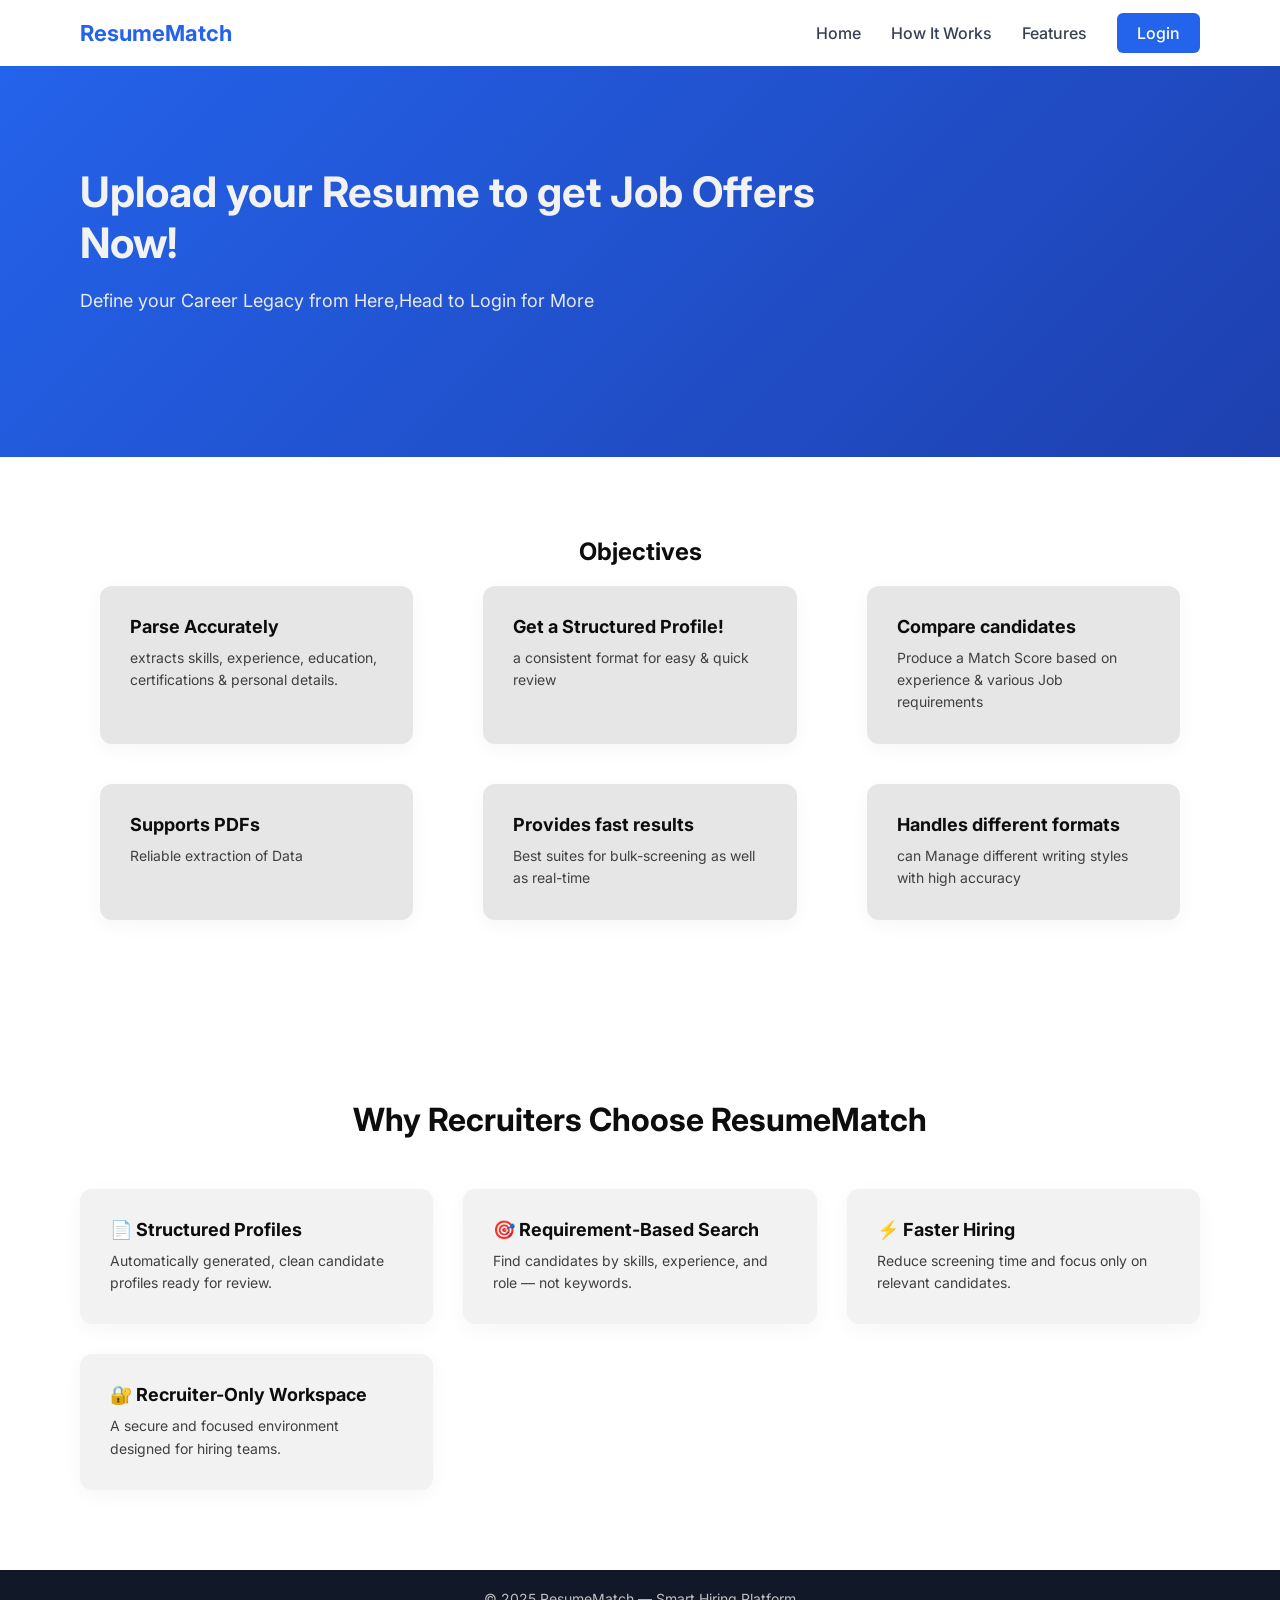
<file: index.html>
<!DOCTYPE html>
<html lang="en">
<head>
  <meta charset="UTF-8">
  <title>Recruiter Home | ResumeMatch</title>
  <link href="https://fonts.googleapis.com/css2?family=Inter:wght@300;400;600;700&display=swap" rel="stylesheet">

  <style>
    * {
      margin: 0;
      padding: 0;
      box-sizing: border-box;
      font-family: 'Inter', sans-serif;
    }

    body {
      background-color: hsl(0,0%,100%);
      color: hsl(0,0%,5%);
    }

    /* Navbar */
    .navbar {
      display: flex;
      justify-content: space-between;
      align-items: center;
      padding: 20px 80px;
      background: hsl(0,0%,100%);
      box-shadow: 0 2px 10px rgba(0,0,0,0.05);
    }

    .logo {
      font-size: 22px;
      font-weight: 700;
      color: hsl(221, 83%, 53%);
    }

    .nav-links {
        list-style: none;
        display: flex;
        gap: 30px;
    }

    .nav-links a {
    text-decoration: none;
    color: #374151;
    font-weight: 500;
    }

    .nav-right {
      font-size: 14px;
      color: hsl(0,0%,25%);
      font-weight: 500;
    }

    .btn-primary {
        background: hsl(221, 83%, 53%);
        color: hsl(0,0%,100%) !important;
        margin-top: 10px;
        padding: 10px 20px;
        border-radius: 6px;
    }
    /* Hero */
    .hero {
      padding: 100px 80px 140px;
      background: linear-gradient(135deg, hsl(221, 83%, 53%), hsl(225.93, 70.73%, 40.2%));
      color: hsl(0,0%,95%);
    }

    .hero-content {
      max-width: 750px;
    }

    .hero h1 {
      font-size: 42px;
      margin-bottom: 18px;
    }

    .hero p {
      font-size: 18px;
      line-height: 1.7;
      opacity: 0.95;
    }

    /* Job Requirement Section */
    .job-section {
        max-width: 1100px;
        margin: 40px auto 60px;
        padding: 0 20px;
        position: relative;
        z-index: 10;
    }

    .job-box {
      background: hsl(0,0%,90%);
      padding: 35px;
      border-radius: 14px;
      box-shadow: 0 20px 40px rgba(0,0,0,0.08);
    }

    .job-box h2 {
      font-size: 24px;
      margin-bottom: 25px;
    }

    .form-grid {
      display: grid;
      grid-template-columns: repeat(auto-fit, minmax(240px, 1fr));
      gap: 20px;
    }

    label {
      font-size: 14px;
      font-weight: 600;
    }

    input, textarea, select {
      width: 100%;
      padding: 12px;
      margin-top: 6px;
      border-radius: 6px;
      border: 1px solid #d1d5db;
      font-size: 14px;
    }

    textarea {
      resize: vertical;
    }

    .btn {
      margin-top: 25px;
      background: hsl(221, 83%, 53%);
      color: hsl(0,0%,100%);
      padding: 14px 22px;
      border-radius: 8px;
      border: none;
      font-size: 15px;
      font-weight: 600;
      cursor: pointer;
    }

    /* Features */
    .features {
      padding: 80px;
      background: hsl(0,0%,100%);
    }

    .features h2 {
      text-align: center;
      font-size: 32px;
      margin-bottom: 50px;
    }

    .feature-grid {
      display: grid;
      grid-template-columns: repeat(auto-fit, minmax(260px, 1fr));
      gap: 30px;
    }

    .feature-card {
      background:hsl(0,0%,95%);
      padding: 30px;
      border-radius: 12px;
      box-shadow: 0 5px 20px rgba(0,0,0,0.04);
    }

    .feature-card h3 {
      margin-bottom: 10px;
      font-size: 18px;
    }

    .feature-card p {
      font-size: 14px;
      color: hsl(0,0%,25%);
      line-height: 1.6;
    }
    
    .desc {
      padding: 80px;
      background: hsl(0,0%,100%);
    }
    .desc-grid {
      display: grid;
      grid-template-columns: repeat(auto-fit, minmax(260px, 1fr));
      gap: 30px;
    }

    .desc-card {
      background:hsl(0,0%,90%);
      padding: 30px;
      margin:20px;
      border-radius: 12px;
      box-shadow: 0 5px 20px rgba(0,0,0,0.04);
    }

    .desc-card h3 {
      margin-bottom: 10px;
      font-size: 18px;
    }

    .desc-card p {
      font-size: 14px;
      color: hsl(0,0%,25%);
      line-height: 1.6;
    }

    /* Footer */
    footer {
      padding: 20px;
      text-align: center;
      background: hsl(220.91, 39.29%, 10.98%);
      color: hsl(0,0%,75%);
      font-size: 14px;
    }

    @media (max-width: 768px) {
      .navbar, .hero, .features {
        padding: 40px 20px;
      }
    }
  </style>
</head>
<body>

  <!-- Navbar -->
  <nav class="navbar">
    <div class="logo">ResumeMatch</div>
    <ul class="nav-links">
      <li><a href="#">Home</a></li>
      <li><a href="#">How It Works</a></li>
      <li><a href="#">Features</a></li>
      <li><a href="login" class="btn-primary">Login</a></li>
    </ul>
  </nav>

  <!-- Hero -->
  <section class="hero">
    <div class="hero-content">
      <h1>Upload your Resume to get Job Offers Now!</h1>
      <p>
        Define your Career Legacy from Here,Head to Login for More
      </p>
    </div>
  </section>

  <!-- Description Box -->
    <section class="desc">
        <div class="desc-cont">
            <center><h1>Objectives</h1></center>
            <div class="desc-grid">
                <div class="desc-card">
                    <h3> Parse Accurately</h3>
                    <p>extracts skills, experience, education, certifications & personal details.</p>
                </div>
                <div class="desc-card">
                    <h3> Get a Structured Profile!</h3>
                    <p>a consistent format for easy & quick review</p>
                </div>
                <div class="desc-card">
                    <h3> Compare candidates</h3>
                    <p>Produce a Match Score based on experience & various Job requirements</p>
                </div>
            </div>
            <div class="desc-grid">
                <div class="desc-card">
                    <h3> Supports PDFs</h3>
                    <p>Reliable extraction of Data</p>
                </div>
                <div class="desc-card">
                    <h3> Provides fast results</h3>
                    <p>Best suites for bulk-screening as well as real-time</p>
                </div>
                <div class="desc-card">
                    <h3> Handles different formats</h3>
                    <p>can Manage different writing styles with high accuracy</p>
                </div>
            </div>
        </div>
    </section>
  <!-- Features -->
  <section class="features">
    <h2>Why Recruiters Choose ResumeMatch</h2>

    <div class="feature-grid">
      <div class="feature-card">
        <h3>📄 Structured Profiles</h3>
        <p>Automatically generated, clean candidate profiles ready for review.</p>
      </div>

      <div class="feature-card">
        <h3>🎯 Requirement-Based Search</h3>
        <p>Find candidates by skills, experience, and role — not keywords.</p>
      </div>

      <div class="feature-card">
        <h3>⚡ Faster Hiring</h3>
        <p>Reduce screening time and focus only on relevant candidates.</p>
      </div>

      <div class="feature-card">
        <h3>🔐 Recruiter-Only Workspace</h3>
        <p>A secure and focused environment designed for hiring teams.</p>
      </div>
    </div>
  </section>

  <!-- Footer -->
  <footer>
    © 2025 ResumeMatch — Smart Hiring Platform
  </footer>

</body>
</html>
</file>
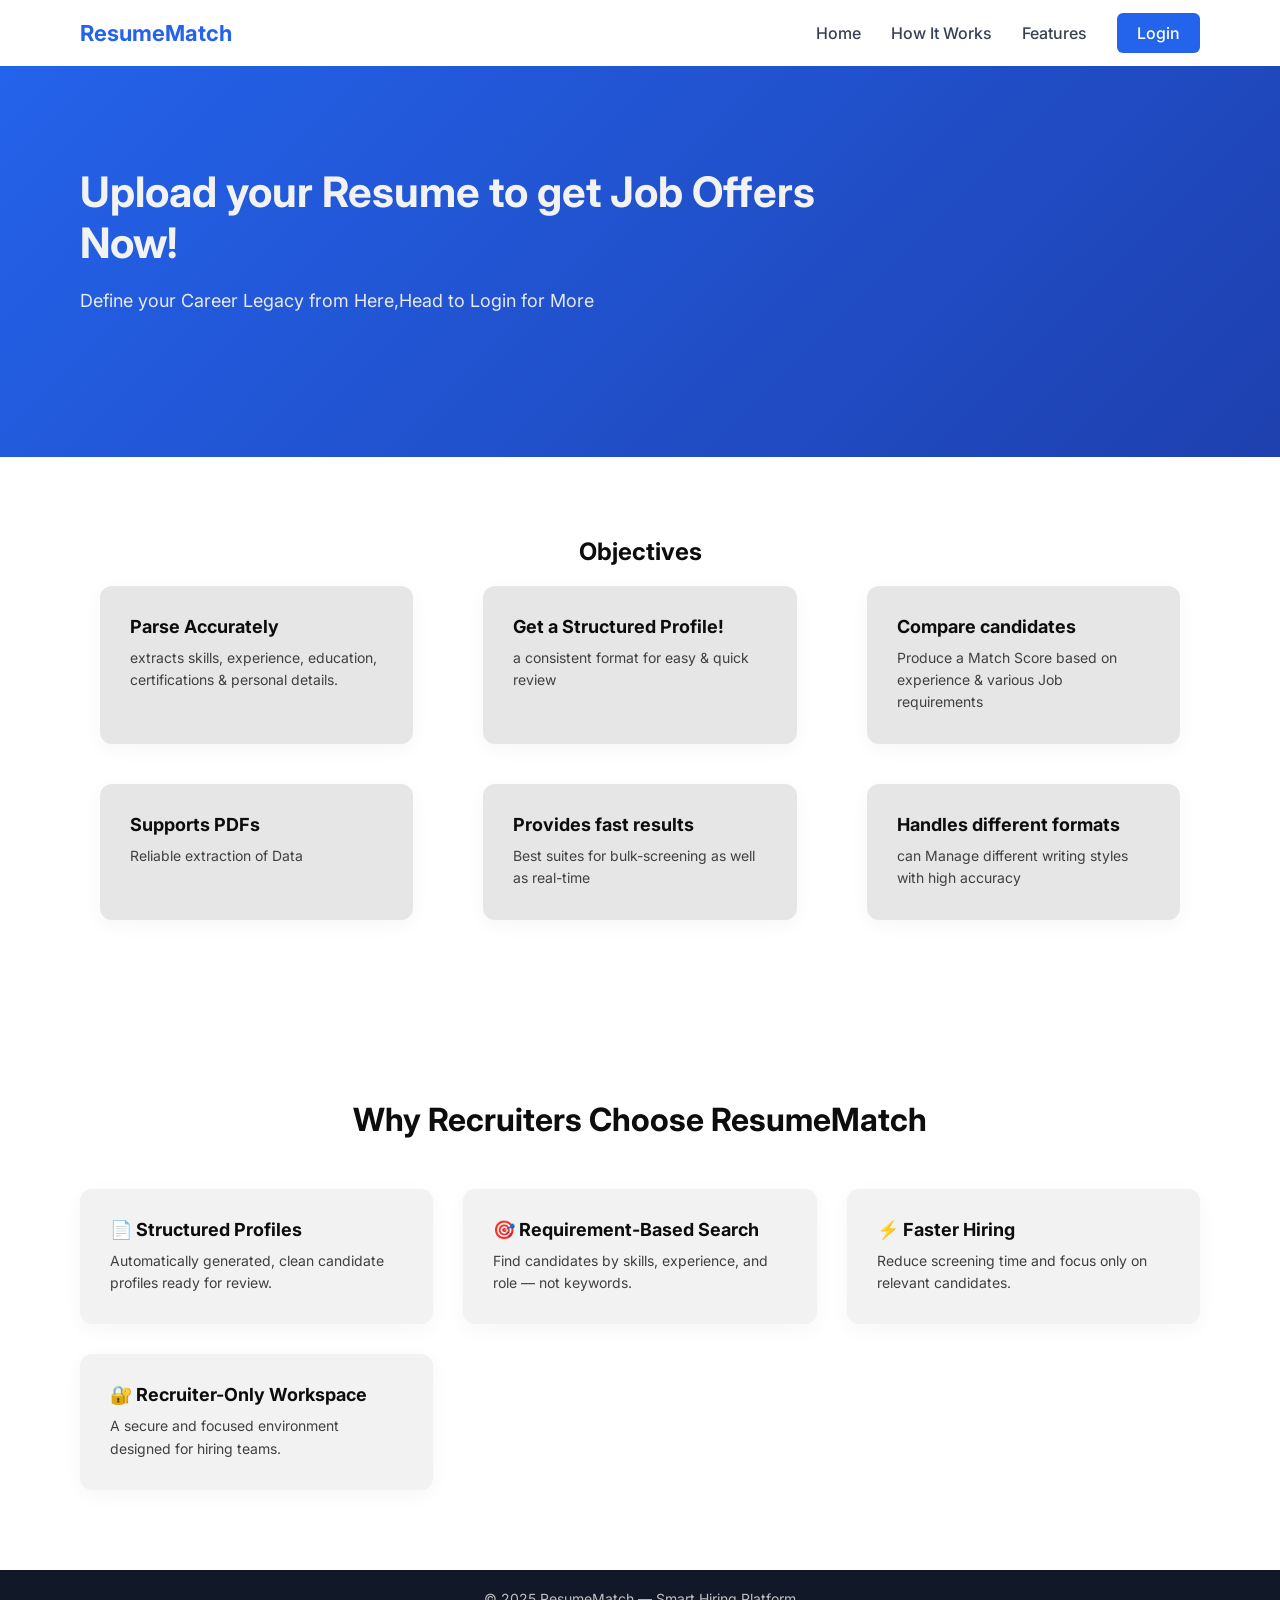
<file: home.html>
<!DOCTYPE html>
<html lang="en">
<head>
  <meta charset="UTF-8">
  <title>Recruiter Home | ResumeMatch</title>
  <link href="https://fonts.googleapis.com/css2?family=Inter:wght@300;400;600;700&display=swap" rel="stylesheet">

  <style>
    * {
      margin: 0;
      padding: 0;
      box-sizing: border-box;
      font-family: 'Inter', sans-serif;
    }

    body {
      background-color: hsl(0,0%,100%);
      color: hsl(0,0%,5%);
    }

    /* Navbar */
    .navbar {
      display: flex;
      justify-content: space-between;
      align-items: center;
      padding: 20px 80px;
      background: hsl(0,0%,100%);
      box-shadow: 0 2px 10px rgba(0,0,0,0.05);
    }

    .logo {
      font-size: 22px;
      font-weight: 700;
      color: hsl(221, 83%, 53%);
    }

    .nav-links {
        list-style: none;
        display: flex;
        gap: 30px;
    }

    .nav-links a {
    text-decoration: none;
    color: #374151;
    font-weight: 500;
    }

    .nav-right {
      font-size: 14px;
      color: hsl(0,0%,25%);
      font-weight: 500;
    }

    .btn-primary {
        background: hsl(221, 83%, 53%);
        color: hsl(0,0%,100%) !important;
        margin-top: 10px;
        padding: 10px 20px;
        border-radius: 6px;
    }
    /* Hero */
    .hero {
      padding: 100px 80px 140px;
      background: linear-gradient(135deg, hsl(221, 83%, 53%), hsl(225.93, 70.73%, 40.2%));
      color: hsl(0,0%,95%);
    }

    .hero-content {
      max-width: 750px;
    }

    .hero h1 {
      font-size: 42px;
      margin-bottom: 18px;
    }

    .hero p {
      font-size: 18px;
      line-height: 1.7;
      opacity: 0.95;
    }

    /* Job Requirement Section */
    .job-section {
        max-width: 1100px;
        margin: 40px auto 60px;
        padding: 0 20px;
        position: relative;
        z-index: 10;
    }

    .job-box {
      background: hsl(0,0%,90%);
      padding: 35px;
      border-radius: 14px;
      box-shadow: 0 20px 40px rgba(0,0,0,0.08);
    }

    .job-box h2 {
      font-size: 24px;
      margin-bottom: 25px;
    }

    .form-grid {
      display: grid;
      grid-template-columns: repeat(auto-fit, minmax(240px, 1fr));
      gap: 20px;
    }

    label {
      font-size: 14px;
      font-weight: 600;
    }

    input, textarea, select {
      width: 100%;
      padding: 12px;
      margin-top: 6px;
      border-radius: 6px;
      border: 1px solid #d1d5db;
      font-size: 14px;
    }

    textarea {
      resize: vertical;
    }

    .btn {
      margin-top: 25px;
      background: hsl(221, 83%, 53%);
      color: hsl(0,0%,100%);
      padding: 14px 22px;
      border-radius: 8px;
      border: none;
      font-size: 15px;
      font-weight: 600;
      cursor: pointer;
    }

    /* Features */
    .features {
      padding: 80px;
      background: hsl(0,0%,100%);
    }

    .features h2 {
      text-align: center;
      font-size: 32px;
      margin-bottom: 50px;
    }

    .feature-grid {
      display: grid;
      grid-template-columns: repeat(auto-fit, minmax(260px, 1fr));
      gap: 30px;
    }

    .feature-card {
      background:hsl(0,0%,95%);
      padding: 30px;
      border-radius: 12px;
      box-shadow: 0 5px 20px rgba(0,0,0,0.04);
    }

    .feature-card h3 {
      margin-bottom: 10px;
      font-size: 18px;
    }

    .feature-card p {
      font-size: 14px;
      color: hsl(0,0%,25%);
      line-height: 1.6;
    }
    
    .desc {
      padding: 80px;
      background: hsl(0,0%,100%);
    }
    .desc-grid {
      display: grid;
      grid-template-columns: repeat(auto-fit, minmax(260px, 1fr));
      gap: 30px;
    }

    .desc-card {
      background:hsl(0,0%,90%);
      padding: 30px;
      margin:20px;
      border-radius: 12px;
      box-shadow: 0 5px 20px rgba(0,0,0,0.04);
    }

    .desc-card h3 {
      margin-bottom: 10px;
      font-size: 18px;
    }

    .desc-card p {
      font-size: 14px;
      color: hsl(0,0%,25%);
      line-height: 1.6;
    }

    /* Footer */
    footer {
      padding: 20px;
      text-align: center;
      background: hsl(220.91, 39.29%, 10.98%);
      color: hsl(0,0%,75%);
      font-size: 14px;
    }

    @media (max-width: 768px) {
      .navbar, .hero, .features {
        padding: 40px 20px;
      }
    }
  </style>
</head>
<body>

  <!-- Navbar -->
  <nav class="navbar">
    <div class="logo">ResumeMatch</div>
    <ul class="nav-links">
      <li><a href="#">Home</a></li>
      <li><a href="#">How It Works</a></li>
      <li><a href="#">Features</a></li>
      <li><a href="#login" class="btn-primary">Login</a></li>
    </ul>
  </nav>

  <!-- Hero -->
  <section class="hero">
    <div class="hero-content">
      <h1>Upload your Resume to get Job Offers Now!</h1>
      <p>
        Define your Career Legacy from Here,Head to Login for More
      </p>
    </div>
  </section>

  <!-- Description Box -->
    <section class="desc">
        <div class="desc-cont">
            <center><h1>Objectives</h1></center>
            <div class="desc-grid">
                <div class="desc-card">
                    <h3> Parse Accurately</h3>
                    <p>extracts skills, experience, education, certifications & personal details.</p>
                </div>
                <div class="desc-card">
                    <h3> Get a Structured Profile!</h3>
                    <p>a consistent format for easy & quick review</p>
                </div>
                <div class="desc-card">
                    <h3> Compare candidates</h3>
                    <p>Produce a Match Score based on experience & various Job requirements</p>
                </div>
            </div>
            <div class="desc-grid">
                <div class="desc-card">
                    <h3> Supports PDFs</h3>
                    <p>Reliable extraction of Data</p>
                </div>
                <div class="desc-card">
                    <h3> Provides fast results</h3>
                    <p>Best suites for bulk-screening as well as real-time</p>
                </div>
                <div class="desc-card">
                    <h3> Handles different formats</h3>
                    <p>can Manage different writing styles with high accuracy</p>
                </div>
            </div>
        </div>
    </section>
  <!-- Features -->
  <section class="features">
    <h2>Why Recruiters Choose ResumeMatch</h2>

    <div class="feature-grid">
      <div class="feature-card">
        <h3>📄 Structured Profiles</h3>
        <p>Automatically generated, clean candidate profiles ready for review.</p>
      </div>

      <div class="feature-card">
        <h3>🎯 Requirement-Based Search</h3>
        <p>Find candidates by skills, experience, and role — not keywords.</p>
      </div>

      <div class="feature-card">
        <h3>⚡ Faster Hiring</h3>
        <p>Reduce screening time and focus only on relevant candidates.</p>
      </div>

      <div class="feature-card">
        <h3>🔐 Recruiter-Only Workspace</h3>
        <p>A secure and focused environment designed for hiring teams.</p>
      </div>
    </div>
  </section>

  <!-- Footer -->
  <footer>
    © 2025 ResumeMatch — Smart Hiring Platform
  </footer>

</body>
</html>
</file>
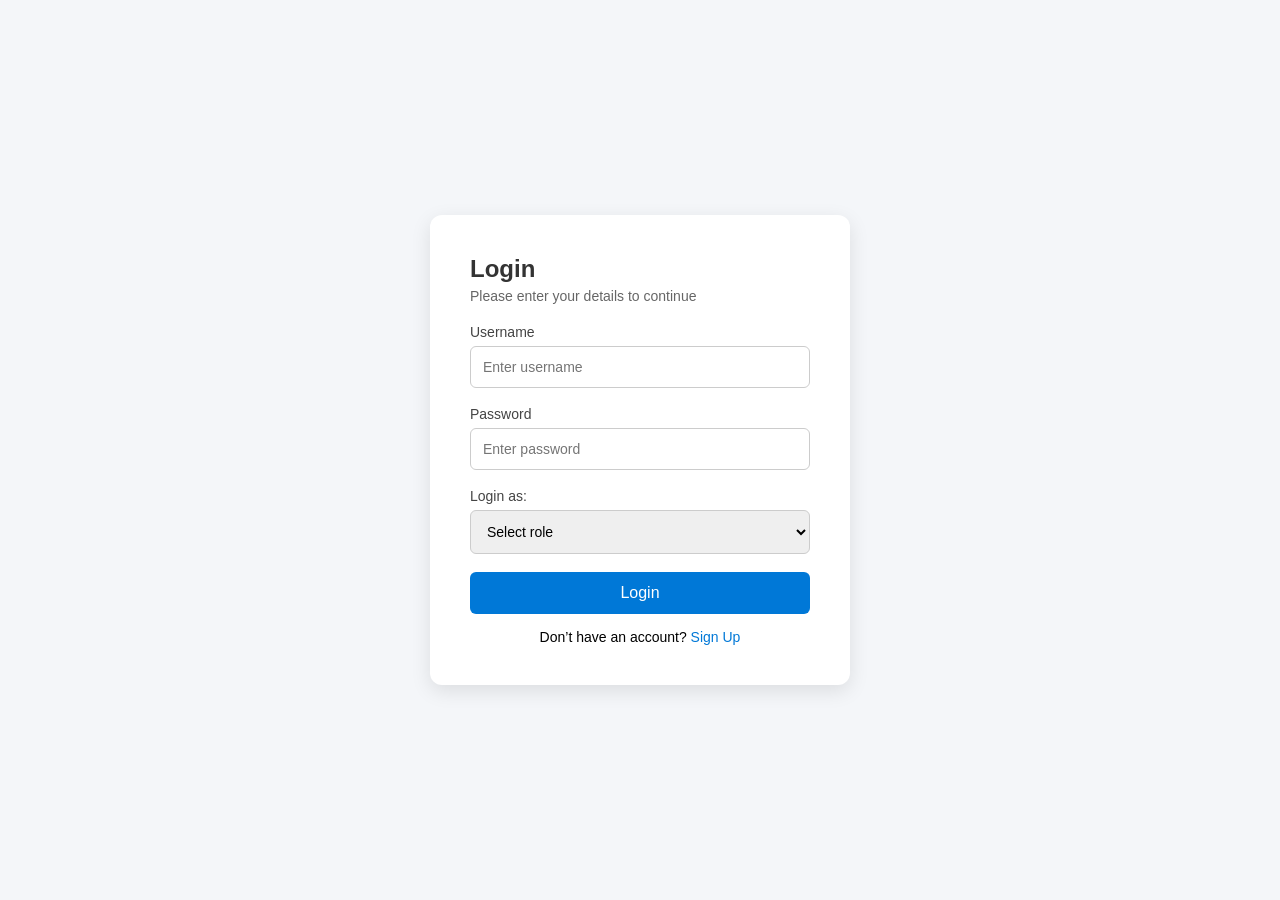
<file: login.html>
<!DOCTYPE html>
<html lang="en">
<head>
  <meta charset="UTF-8">
  <meta name="viewport" content="width=device-width, initial-scale=1.0">
  <title>Login & Sign Up</title>
  <link rel="stylesheet" href="">
</head>
<body>
  <div class="auth-container">
    <div class="auth-box">
      <div class="auth-header">
        <h2 id="form-title">Login</h2>
        <p>Please enter your details to continue</p>
      </div>
      <form action="/login" method="POST" id="auth-form">
        <div class="form-group">
          <label for="username">Username</label>
          <input type="text" id="username" name="username" placeholder="Enter username" required>
        </div>

        <div class="form-group">
          <label for="password">Password</label>
          <input type="password" id="password" name="password" placeholder="Enter password" required>
        </div>

        <!-- Role Selection -->
        <div class="form-group role-select">
          <label>Login as:</label>
          <select name="role" required>
            <option value="">Select role</option>
            <option value="applicant">Applicant</option>
            <option value="recruiter">Recruiter</option>
          </select>
        </div>

        <button type="submit" class="btn primary">Login</button>
        <p class="switch-text">Don’t have an account? <a href="signup">Sign Up</a></p>
      </form>
    </div>
  </div>
</body>
<style>/* Reset */
* {
  margin: 0;
  padding: 0;
  box-sizing: border-box;
  font-family: "Segoe UI", Tahoma, sans-serif;
}

body {
  background: #f4f6f9;
  display: flex;
  justify-content: center;
  align-items: center;
  height: 100vh;
}

.auth-container {
  width: 100%;
  max-width: 420px;
}

.auth-box {
  background: #fff;
  padding: 40px;
  border-radius: 12px;
  box-shadow: 0 6px 20px rgba(0,0,0,0.1);
}

.auth-header h2 {
  margin-bottom: 5px;
  color: #333;
}

.auth-header p {
  font-size: 14px;
  color: #666;
  margin-bottom: 20px;
}

.form-group {
  margin-bottom: 18px;
}

.form-group label {
  display: block;
  font-size: 14px;
  margin-bottom: 6px;
  color: #444;
}

.form-group input,
.form-group select {
  width: 100%;
  padding: 12px;
  border: 1px solid #ccc;
  border-radius: 6px;
  font-size: 14px;
  transition: border-color 0.3s;
}

.form-group input:focus,
.form-group select:focus {
  border-color: #0078d7;
  outline: none;
}

.btn {
  width: 100%;
  padding: 12px;
  border: none;
  border-radius: 6px;
  font-size: 16px;
  cursor: pointer;
}

.btn.primary {
  background: #0078d7;
  color: #fff;
  transition: background 0.3s;
}

.btn.primary:hover {
  background: #005a9e;
}

.switch-text {
  text-align: center;
  margin-top: 15px;
  font-size: 14px;
}

.switch-text a {
  color: #0078d7;
  text-decoration: none;
}</style>
</html>
</file>
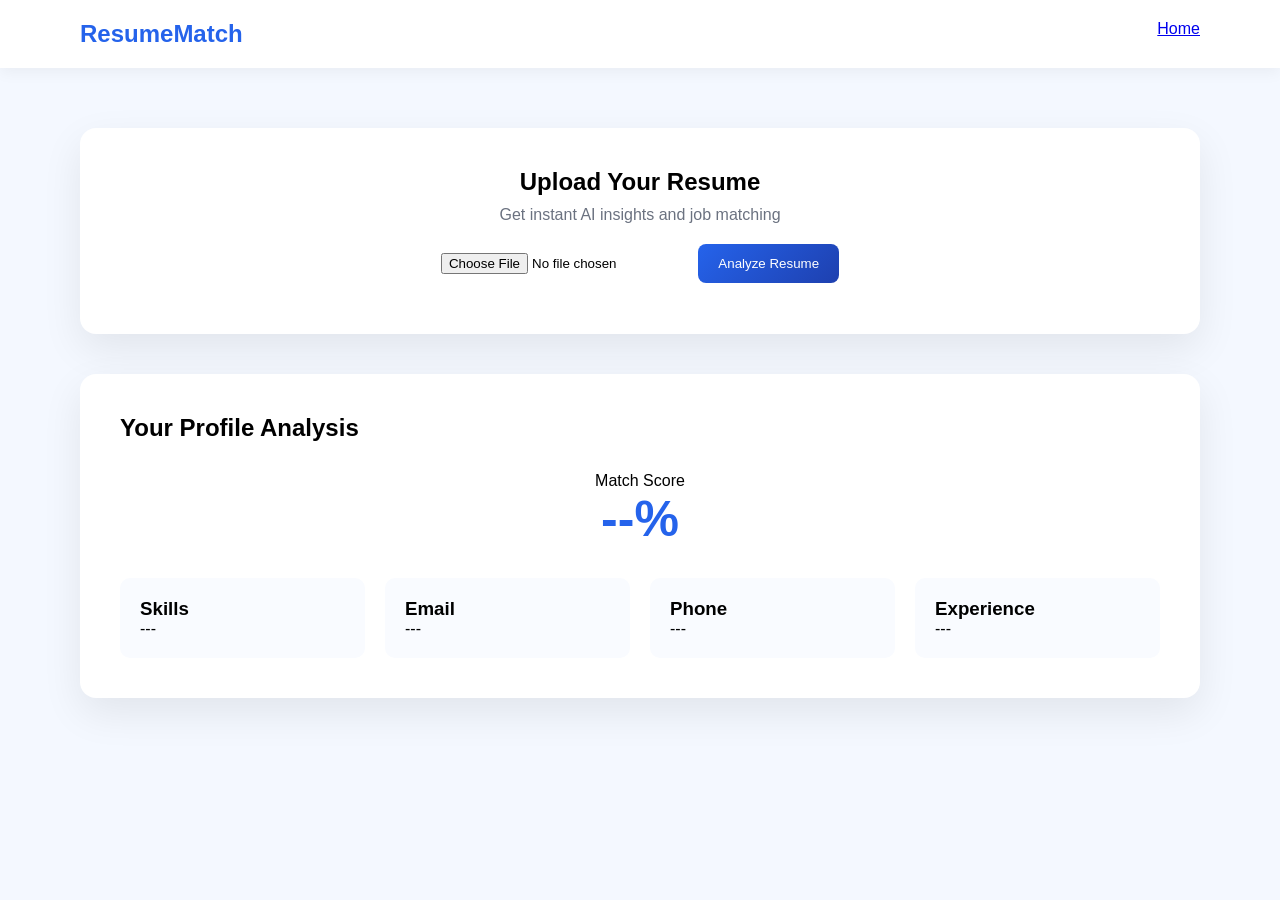
<file: Frontend/applicant.html>
<!DOCTYPE html>
<html lang="en">
<head>
  <meta charset="UTF-8">
  <title>Dashboard | ResumeMatch</title>
  <link rel="stylesheet" href="applicant.css">
</head>
<body>

<!-- Navbar -->
<nav class="navbar">
  <div class="logo">ResumeMatch</div>
  <div class="nav-buttons">
    <a href="index.html" class="btn-outline">Home</a>
  </div>
</nav>

<!-- Main Section -->
<section class="dashboard">

  <!-- Upload Box -->
  <div class="upload-box">
    <h2>Upload Your Resume</h2>
    <p>Get instant AI insights and job matching</p>

    <input type="file" id="resume">
    <button class="btn-primary" onclick="analyzeResume()">Analyze Resume</button>
  </div>

  <!-- Result Section -->
  <div class="result-box" id="resultBox">

    <h2>Your Profile Analysis</h2>

    <div class="score-card">
      <p>Match Score</p>
      <h1 id="score">--%</h1>
    </div>

    <div class="grid">

      <div class="card">
        <h3>Skills</h3>
        <p id="skills">---</p>
      </div>

      <div class="card">
        <h3>Email</h3>
        <p id="email">---</p>
      </div>

      <div class="card">
        <h3>Phone</h3>
        <p id="phone">---</p>
      </div>

      <div class="card">
        <h3>Experience</h3>
        <p id="experience">---</p>
      </div>

    </div>

  </div>

</section>

<script src="applicant.js"></script>
</body>
</html>
</file>
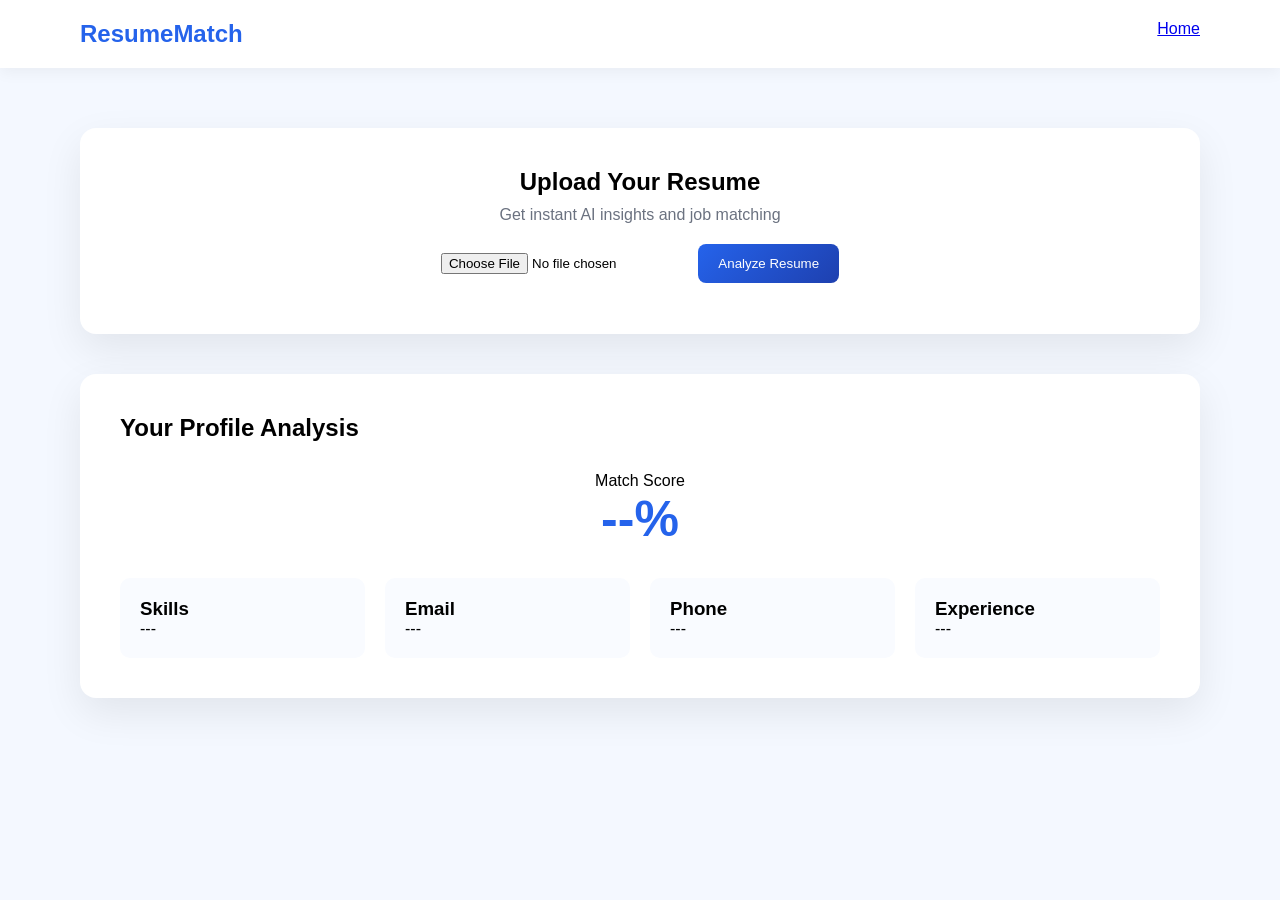
<file: Frontend/applicant_dashboard.html>
<!DOCTYPE html>
<html lang="en">
<head>
  <meta charset="UTF-8">
  <title>Dashboard | ResumeMatch</title>
  <link rel="stylesheet" href="applicant.css">
</head>
<body>

<!-- Navbar -->
<nav class="navbar">
  <div class="logo">ResumeMatch</div>
  <div class="nav-buttons">
    <a href="index.html" class="btn-outline">Home</a>
  </div>
</nav>

<!-- Main Section -->
<section class="dashboard">

  <!-- Upload Box -->
  <div class="upload-box">
    <h2>Upload Your Resume</h2>
    <p>Get instant AI insights and job matching</p>

    <!-- ✅ FIXED FORM (CONNECTED TO FLASK) -->
    <form action="/applicant_dashboard" method="POST" enctype="multipart/form-data">

      <input type="file" name="file" id="resume" required>

      <button type="submit" class="btn-primary">
        Analyze Resume
      </button>

    </form>

  </div>

  <!-- Result Section -->
  <div class="result-box" id="resultBox">

    <h2>Your Profile Analysis</h2>

    <div class="score-card">
      <p>Match Score</p>
      <h1 id="score">--%</h1>
    </div>

    <div class="grid">

      <div class="card">
        <h3>Skills</h3>
        <p id="skills">---</p>
      </div>

      <div class="card">
        <h3>Email</h3>
        <p id="email">---</p>
      </div>

      <div class="card">
        <h3>Phone</h3>
        <p id="phone">---</p>
      </div>

      <div class="card">
        <h3>Experience</h3>
        <p id="experience">---</p>
      </div>

    </div>

  </div>

</section>

</body>
</html>
</file>
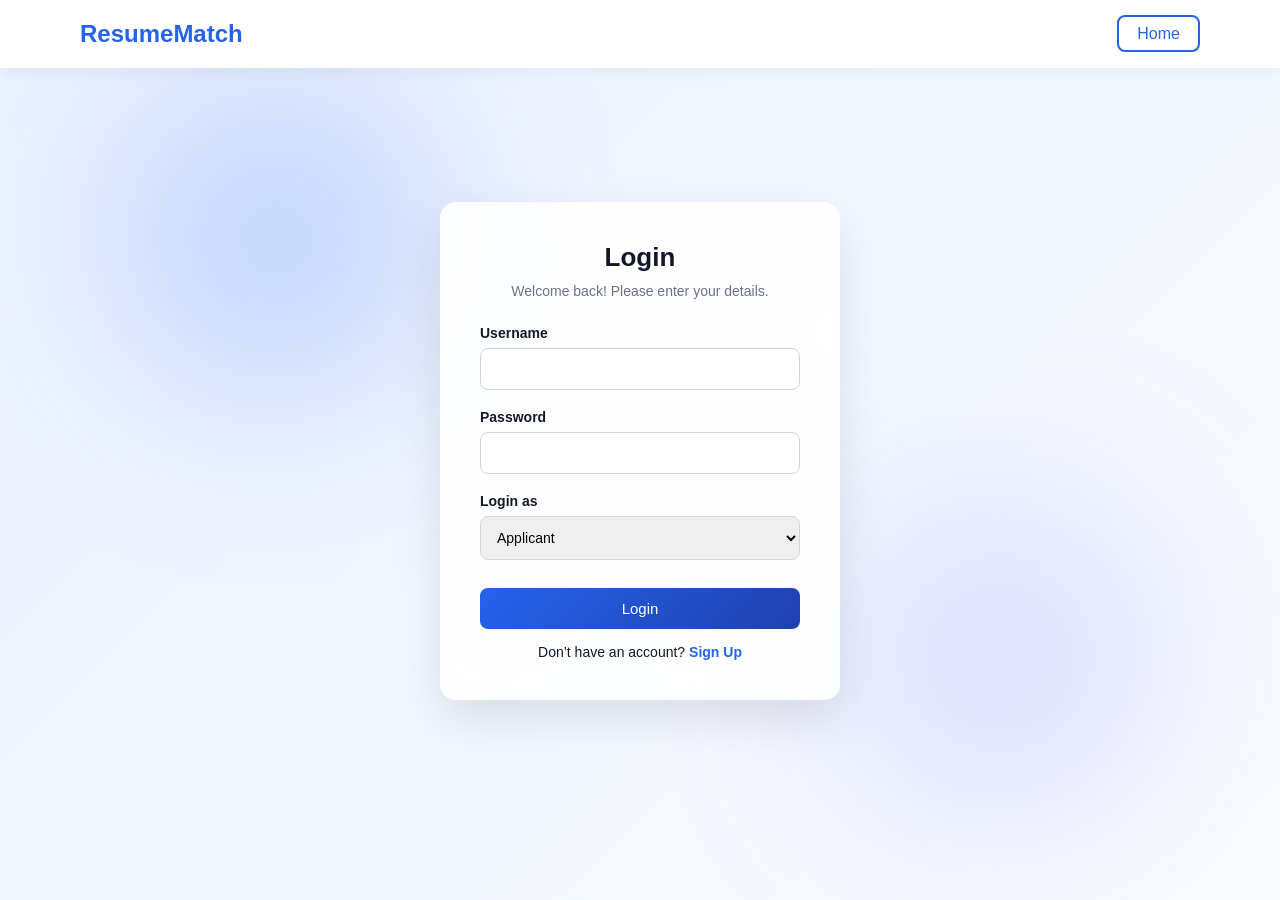
<file: Frontend/login.html>
<!DOCTYPE html>
<html lang="en">
<head>
  <meta charset="UTF-8">
  <title>Login | ResumeMatch</title>
  <link rel="stylesheet" href="login.css">
</head>
<body>

<!-- Navbar -->
<nav class="navbar">
  <div class="logo">ResumeMatch</div>
  <div class="nav-buttons">
    <a href="index.html" class="btn-outline">Home</a>
  </div>
</nav>

<!-- Auth Section -->
<section class="auth-section">
  <div class="auth-box">

    <h2 id="form-title">Login</h2>
    <p class="sub-text">Welcome back! Please enter your details.</p>

    <form id="auth-form">

      <div class="input-group">
        <label>Username</label>
        <input type="text" id="username" required>
      </div>

      <div class="input-group">
        <label>Password</label>
        <input type="password" id="password" required>
      </div>

      <div class="input-group">
        <label>Login as</label>
        <select id="role">
          <option value="applicant">Applicant</option>
          <option value="recruiter">Recruiter</option>
        </select>
      </div>

      <button type="submit" class="btn-primary full">Login</button>

      <p class="switch">
        Don’t have an account?
        <span onclick="toggleForm()">Sign Up</span>
      </p>

    </form>
  </div>
</section>

<script src="auth.js"></script>
</body>
</html>
</file>
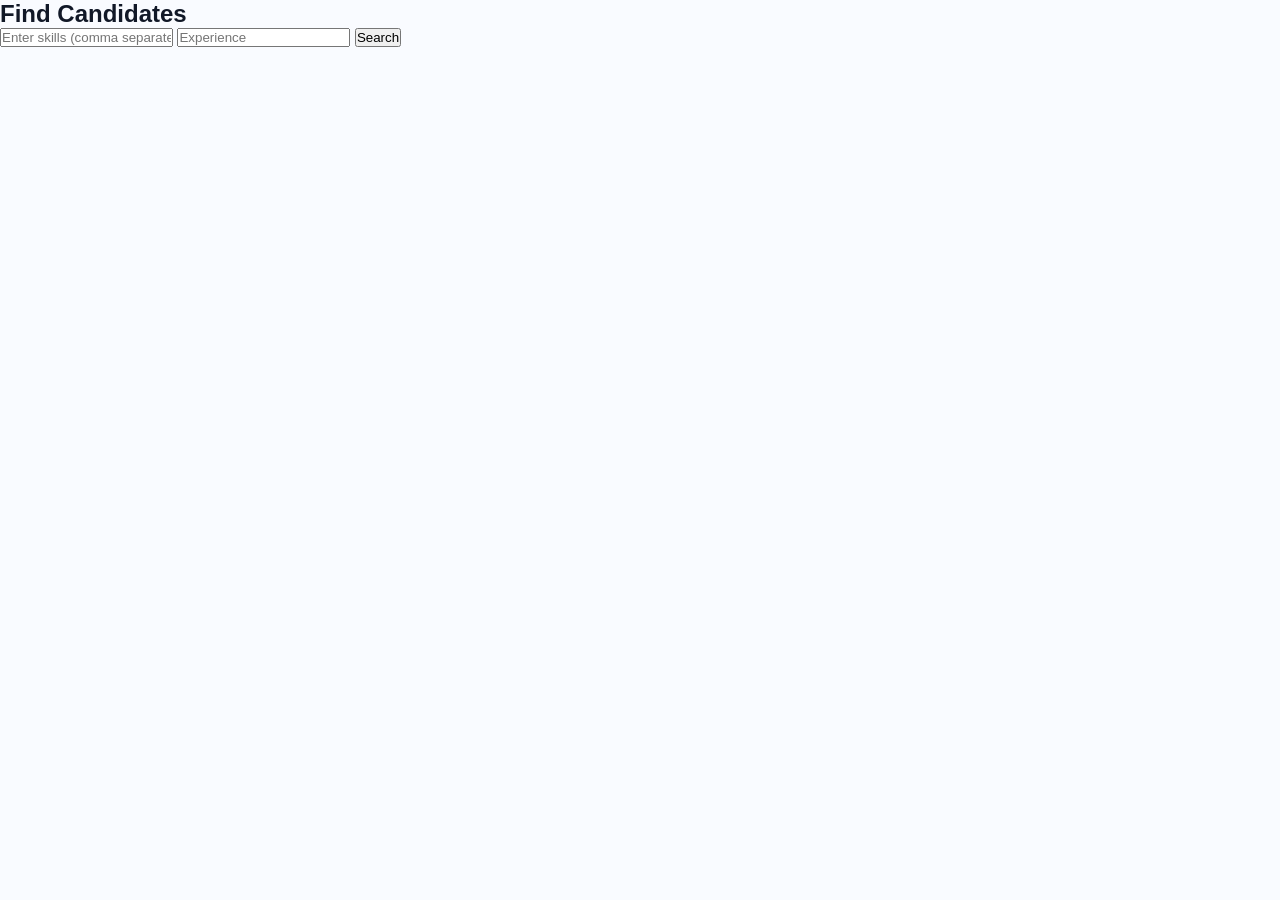
<file: Frontend/recruiter.html>
<!DOCTYPE html>
<html>
<head>
  <title>Recruiter Dashboard</title>
  <link rel="stylesheet" href="style.css">
</head>
<body>

<h2>Find Candidates</h2>

<input type="text" id="skills" placeholder="Enter skills (comma separated)">
<input type="number" id="experience" placeholder="Experience">

<button onclick="findCandidates()">Search</button>

<div id="candidates"></div>

<script src="script.js"></script>
</body>
</html>
</file>
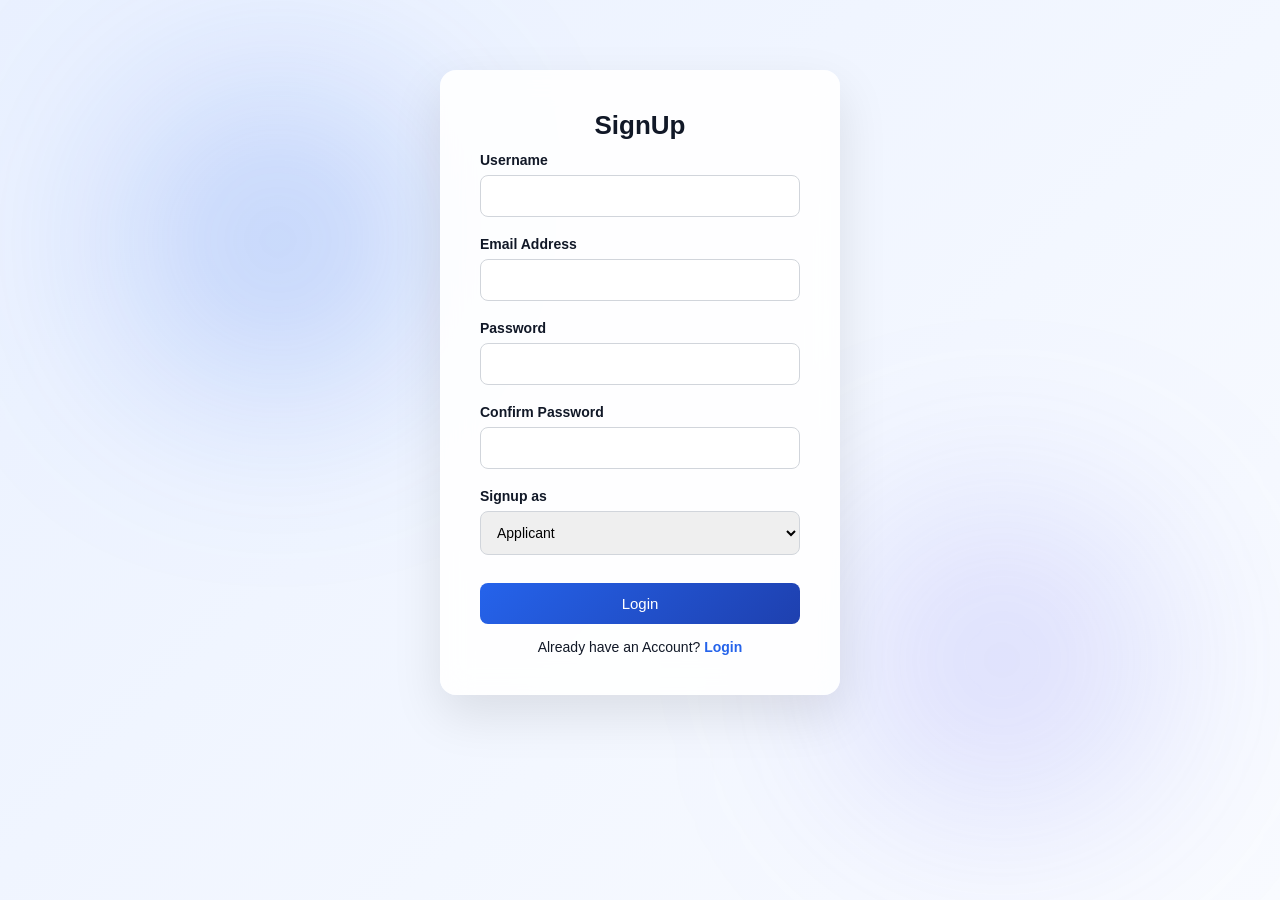
<file: Frontend/signup.html>
<!DOCTYPE html>
<html>
<head>
  <title>Signup</title>
  <link rel="stylesheet" href="login.css">
</head>
<body>

  <section class="auth-section">
  <div class="auth-box">

    <h2 id="form-title">SignUp</h2>

    <form id="auth-form">

      <div class="input-group">
        <label>Username</label>
        <input type="text" id="username" required>
      </div>

      <div class="input-group">
        <label>Email Address</label>
        <input type="text" id="username" required>
      </div>

      <div class="input-group">
        <label>Password</label>
        <input type="password" id="password" required>
      </div>

      <div class="input-group">
        <label>Confirm Password</label>
        <input type="password" id="confirm-password" required>
      </div>

      <div class="input-group">
        <label>Signup as</label>
        <select id="role">
          <option value="applicant">Applicant</option>
          <option value="recruiter">Recruiter</option>
        </select>
      </div>

      <button type="submit" class="btn-primary full">Login</button>

      <p class="switch">
        Already have an Account?
        <span onclick="toggleForm()">Login</span>
      </p>

    </form>
  </div>
</section>
<!--   
  <section class="auth-section">
  <div class="auth-box">
    <h2>Signup</h2>

    <input class="input-group" type="text" id="username" placeholder="Username">
    <input class="input-group" type="email" id="email" placeholder="Email">
    <input class="input-group" type="password" id="password" placeholder="Password">

    <select id="role">
      <option value="applicant">Applicant</option>
      <option value="recruiter">Recruiter</option>
    </select>

    <button onclick="signup()">Signup</button>

    <p>Already have account? <a href="login.html">Login</a></p>
  </div>
</section> -->
<script src="script.js"></script>
</body>
</html>
</file>
<file: Frontend/applicant.css>
/* Reset */
* {
  margin: 0;
  padding: 0;
  box-sizing: border-box;
  font-family: 'Inter', sans-serif;
}

body {
  background: #f4f8ff;
}

/* Navbar */
.navbar {
  display: flex;
  justify-content: space-between;
  padding: 20px 80px;
  background: white;
  box-shadow: 0 4px 15px rgba(0,0,0,0.05);
}

.logo {
  font-size: 24px;
  font-weight: bold;
  color: #2563eb;
}

/* Dashboard */
.dashboard {
  padding: 60px 80px;
}

/* Upload Box */
.upload-box {
  background: white;
  padding: 40px;
  border-radius: 16px;
  text-align: center;
  box-shadow: 0 15px 40px rgba(0,0,0,0.08);
  margin-bottom: 40px;
}

.upload-box h2 {
  margin-bottom: 10px;
}

.upload-box p {
  color: #6b7280;
  margin-bottom: 20px;
}

.upload-box input {
  margin-bottom: 20px;
}

/* Button */
.btn-primary {
  background: linear-gradient(135deg, #2563eb, #1e40af);
  color: white;
  padding: 12px 20px;
  border: none;
  border-radius: 8px;
  cursor: pointer;
}

/* Result Box */
.result-box {
  background: white;
  padding: 40px;
  border-radius: 16px;
  box-shadow: 0 15px 40px rgba(0,0,0,0.08);
}

/* Score */
.score-card {
  text-align: center;
  margin: 30px 0;
}

.score-card h1 {
  font-size: 50px;
  color: #2563eb;
}

/* Grid */
.grid {
  display: grid;
  grid-template-columns: repeat(auto-fit, minmax(200px,1fr));
  gap: 20px;
}

/* Cards */
.card {
  background: #f9fbff;
  padding: 20px;
  border-radius: 10px;
}
</file>
<file: Frontend/login.css>
/* ================= RESET ================= */
* {
  margin: 0;
  padding: 0;
  box-sizing: border-box;
  font-family: 'Inter', sans-serif;
}

/* ================= BODY BACKGROUND ================= */
body {
  background: linear-gradient(135deg, #eaf1ff, #f9fbff);
  min-height: 100vh;
  position: relative;
  overflow: hidden;
  color: #111827;
}

/* Background Blobs */
body::before,
body::after {
  content: "";
  position: absolute;
  border-radius: 50%;
  filter: blur(100px);
  z-index: 0;
}

/* Blue blob */
body::before {
  width: 300px;
  height: 300px;
  background: rgba(37, 99, 235, 0.25);
  top: 10%;
  left: 10%;
}

/* Purple/blue blob */
body::after {
  width: 300px;
  height: 300px;
  background: rgba(99, 102, 241, 0.2);
  bottom: 10%;
  right: 10%;
}

/* ================= NAVBAR ================= */
.navbar {
  display: flex;
  justify-content: space-between;
  align-items: center;
  padding: 20px 80px;
  background: white;
  box-shadow: 0 4px 15px rgba(0,0,0,0.05);
  position: relative;
  z-index: 2;
}

.logo {
  font-size: 24px;
  font-weight: 700;
  color: #2563eb;
}

.nav-buttons a {
  text-decoration: none;
}

/* ================= AUTH SECTION ================= */
.auth-section {
  display: flex;
  justify-content: center;
  align-items: center;
  height: 85vh;
  position: relative;
  z-index: 1;
}

/* ================= LOGIN CARD ================= */
.auth-box {
  background: rgba(255, 255, 255, 0.9);
  backdrop-filter: blur(15px);
  padding: 40px;
  width: 400px;
  border-radius: 16px;
  box-shadow: 0 20px 50px rgba(0,0,0,0.1);
  text-align: center;
  transition: 0.3s;
}

.auth-box:hover {
  transform: translateY(-5px);
}

/* ================= TEXT ================= */
.auth-box h2 {
  margin-bottom: 10px;
  font-size: 26px;
}

.sub-text {
  color: #6b7280;
  margin-bottom: 25px;
  font-size: 14px;
}

/* ================= INPUTS ================= */
.input-group {
  text-align: left;
  margin-bottom: 18px;
}

.input-group label {
  font-size: 14px;
  font-weight: 600;
}

.input-group input,
.input-group select {
  width: 100%;
  padding: 12px;
  margin-top: 6px;
  border-radius: 8px;
  border: 1px solid #d1d5db;
  font-size: 14px;
  transition: 0.2s;
}

/* Focus effect */
.input-group input:focus,
.input-group select:focus {
  border-color: #2563eb;
  outline: none;
  box-shadow: 0 0 0 3px rgba(37,99,235,0.15);
}

/* ================= BUTTON ================= */
.btn-primary {
  width: 100%;
  margin-top: 10px;
  padding: 12px;
  border-radius: 8px;
  border: none;
  background: linear-gradient(135deg, #2563eb, #1e40af);
  color: white;
  font-size: 15px;
  cursor: pointer;
  transition: 0.3s;
}

.btn-primary:hover {
  transform: translateY(-2px);
  box-shadow: 0 10px 20px rgba(37,99,235,0.3);
}

/* ================= OUTLINE BUTTON ================= */
.btn-outline {
  border: 2px solid #2563eb;
  color: #2563eb;
  padding: 8px 18px;
  border-radius: 8px;
}

/* ================= SWITCH TEXT ================= */
.switch {
  margin-top: 15px;
  font-size: 14px;
}

.switch span {
  color: #2563eb;
  cursor: pointer;
  font-weight: 600;
}

/* ================= RESPONSIVE ================= */
@media (max-width: 600px) {
  .navbar {
    padding: 20px;
  }

  .auth-box {
    width: 90%;
    padding: 30px;
  }
}
</file>
<file: Frontend/style.css>
/* Reset */
* {
  margin: 0;
  padding: 0;
  box-sizing: border-box;
  font-family: 'Inter', sans-serif;
}

body {
  background: #f9fbff;
  color: #111827;
}

/* ================= NAVBAR ================= */
.navbar {
  display: flex;
  justify-content: space-between;
  align-items: center;
  padding: 20px 80px;
  background: white;
  box-shadow: 0 4px 15px rgba(0,0,0,0.05);
}

.logo {
  font-size: 24px;
  font-weight: 700;
  color: #2563eb;
}

.nav-buttons a {
  margin-left: 15px;
  text-decoration: none;
}

/* ================= BUTTONS ================= */
.btn-primary {
  background: linear-gradient(135deg, #2563eb, #1e40af);
  color: white;
  padding: 10px 20px;
  border-radius: 8px;
  border: none;
  cursor: pointer;
  transition: 0.3s;
}

.btn-primary:hover {
  transform: translateY(-2px);
  box-shadow: 0 10px 20px rgba(37,99,235,0.3);
}

.btn-outline {
  border: 2px solid #2563eb;
  color: #2563eb;
  padding: 8px 18px;
  border-radius: 8px;
  transition: 0.3s;
}

.btn-outline:hover {
  background: #2563eb;
  color: white;
}

/* ================= HERO ================= */
.hero {
  display: flex;
  justify-content: space-between;
  align-items: center;
  padding: 100px 80px;
  gap: 40px;
}

.hero-left {
  max-width: 520px;
}

.hero h1 {
  font-size: 48px;
  margin-bottom: 20px;
  line-height: 1.2;
}

.highlight {
  color: #2563eb;
}

.hero p {
  font-size: 18px;
  color: #6b7280;
  margin-bottom: 30px;
}

.hero-buttons {
  display: flex;
  gap: 15px;
}

.hero-right img {
  width: 320px;
  animation: float 3s ease-in-out infinite;
}

/* Floating animation */
@keyframes float {
  0% { transform: translateY(0px); }
  50% { transform: translateY(-12px); }
  100% { transform: translateY(0px); }
}

/* ================= FEATURES ================= */
.features {
  padding: 100px 80px;
  background: #f9fbff;
}

.features h2 {
  text-align: center;
  font-size: 34px;
  margin-bottom: 60px;
}

/* Grid */
.feature-grid {
  display: grid;
  grid-template-columns: repeat(auto-fit, minmax(250px,1fr));
  gap: 25px;
}

/* Blue Cards */
.feature-card.blue {
  background: linear-gradient(135deg, #2563eb, #1e40af);
  color: white;
  padding: 30px;
  border-radius: 16px;
  transition: 0.3s;
  position: relative;
  overflow: hidden;
}

/* subtle shine effect */
.feature-card.blue::before {
  content: "";
  position: absolute;
  top: -50%;
  left: -50%;
  width: 200%;
  height: 200%;
  background: rgba(255,255,255,0.08);
  transform: rotate(25deg);
}

.feature-card.blue:hover {
  transform: translateY(-6px);
  box-shadow: 0 20px 40px rgba(37,99,235,0.4);
}

.feature-card h3 {
  margin-bottom: 10px;
  font-size: 20px;
}

.feature-card p {
  font-size: 14px;
  opacity: 0.9;
}

/* ================= FOOTER ================= */
footer {
  text-align: center;
  padding: 25px;
  background: #111827;
  color: white;
  font-size: 14px;
}

/* ================= RESPONSIVE ================= */
@media (max-width: 900px) {
  .hero {
    flex-direction: column;
    text-align: center;
  }

  .hero-right img {
    width: 250px;
  }

  .navbar {
    padding: 20px;
  }

  .features {
    padding: 60px 20px;
  }
}
</file>
